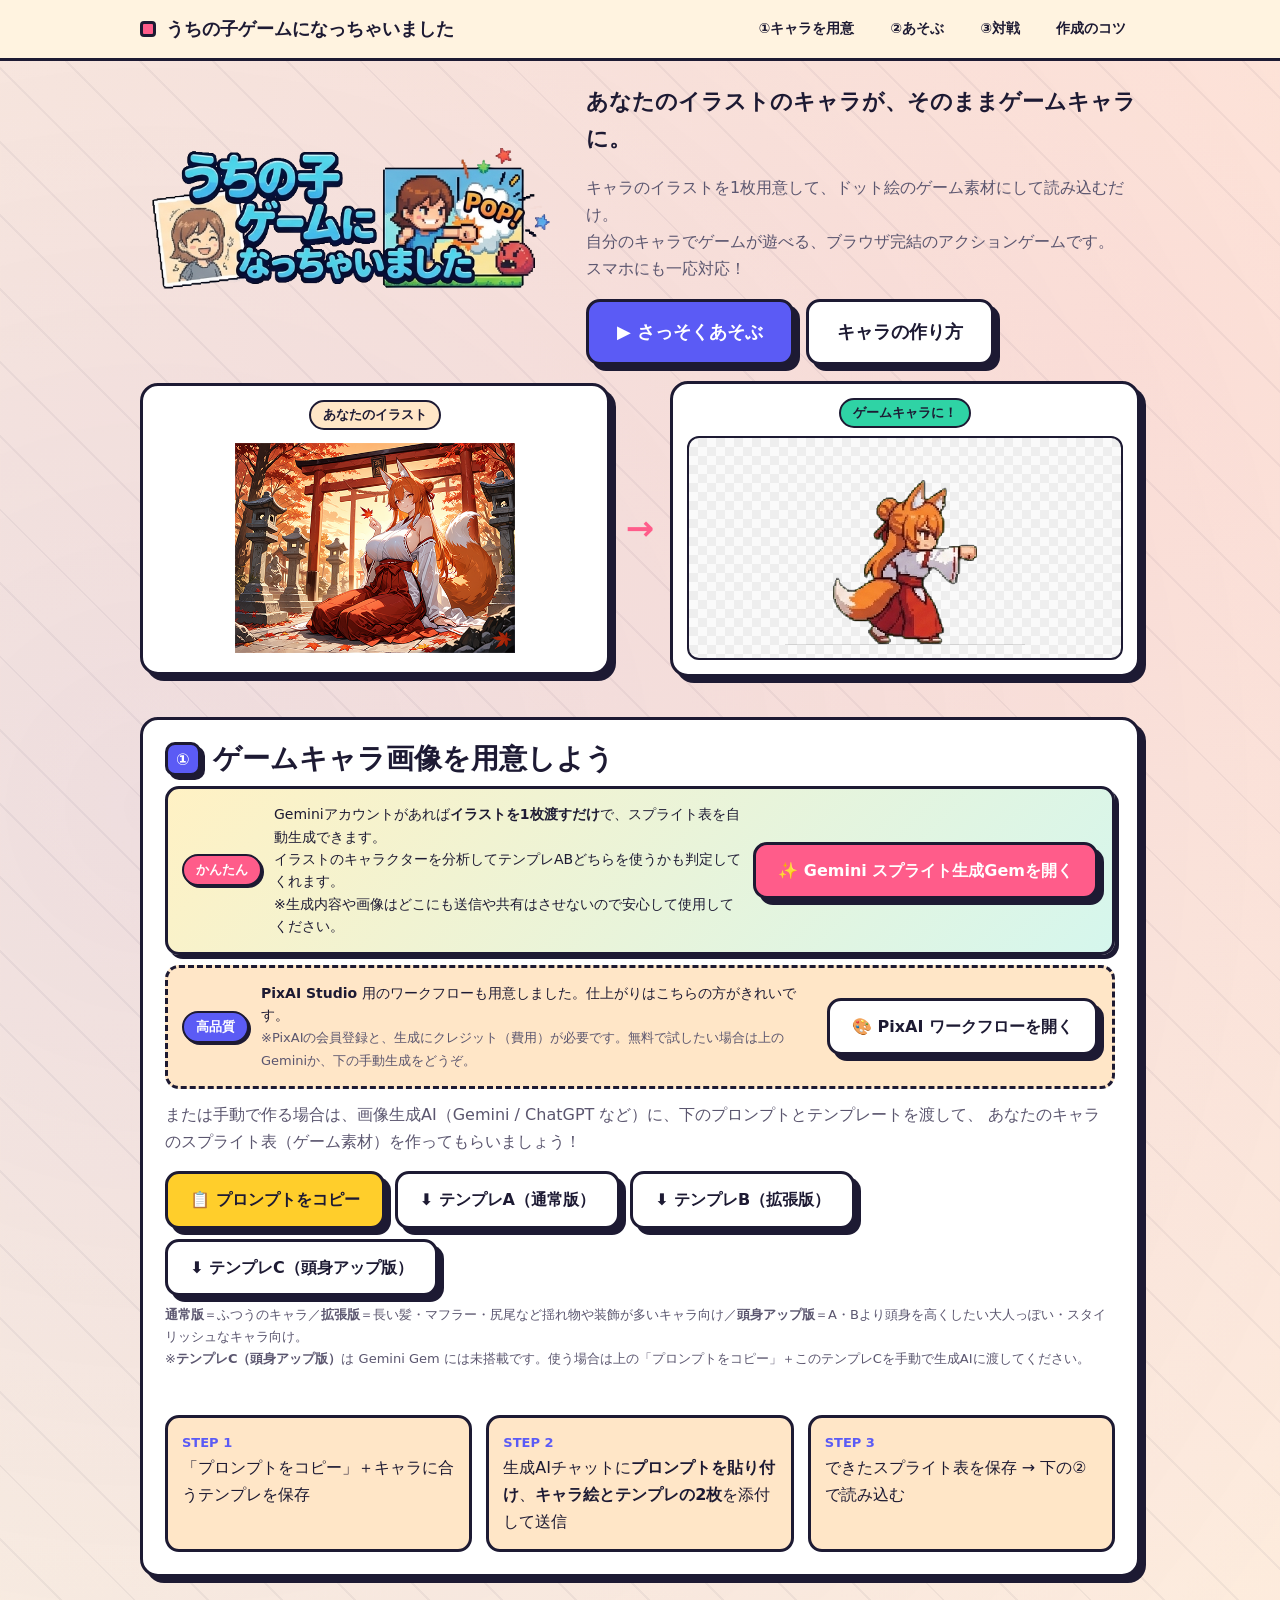
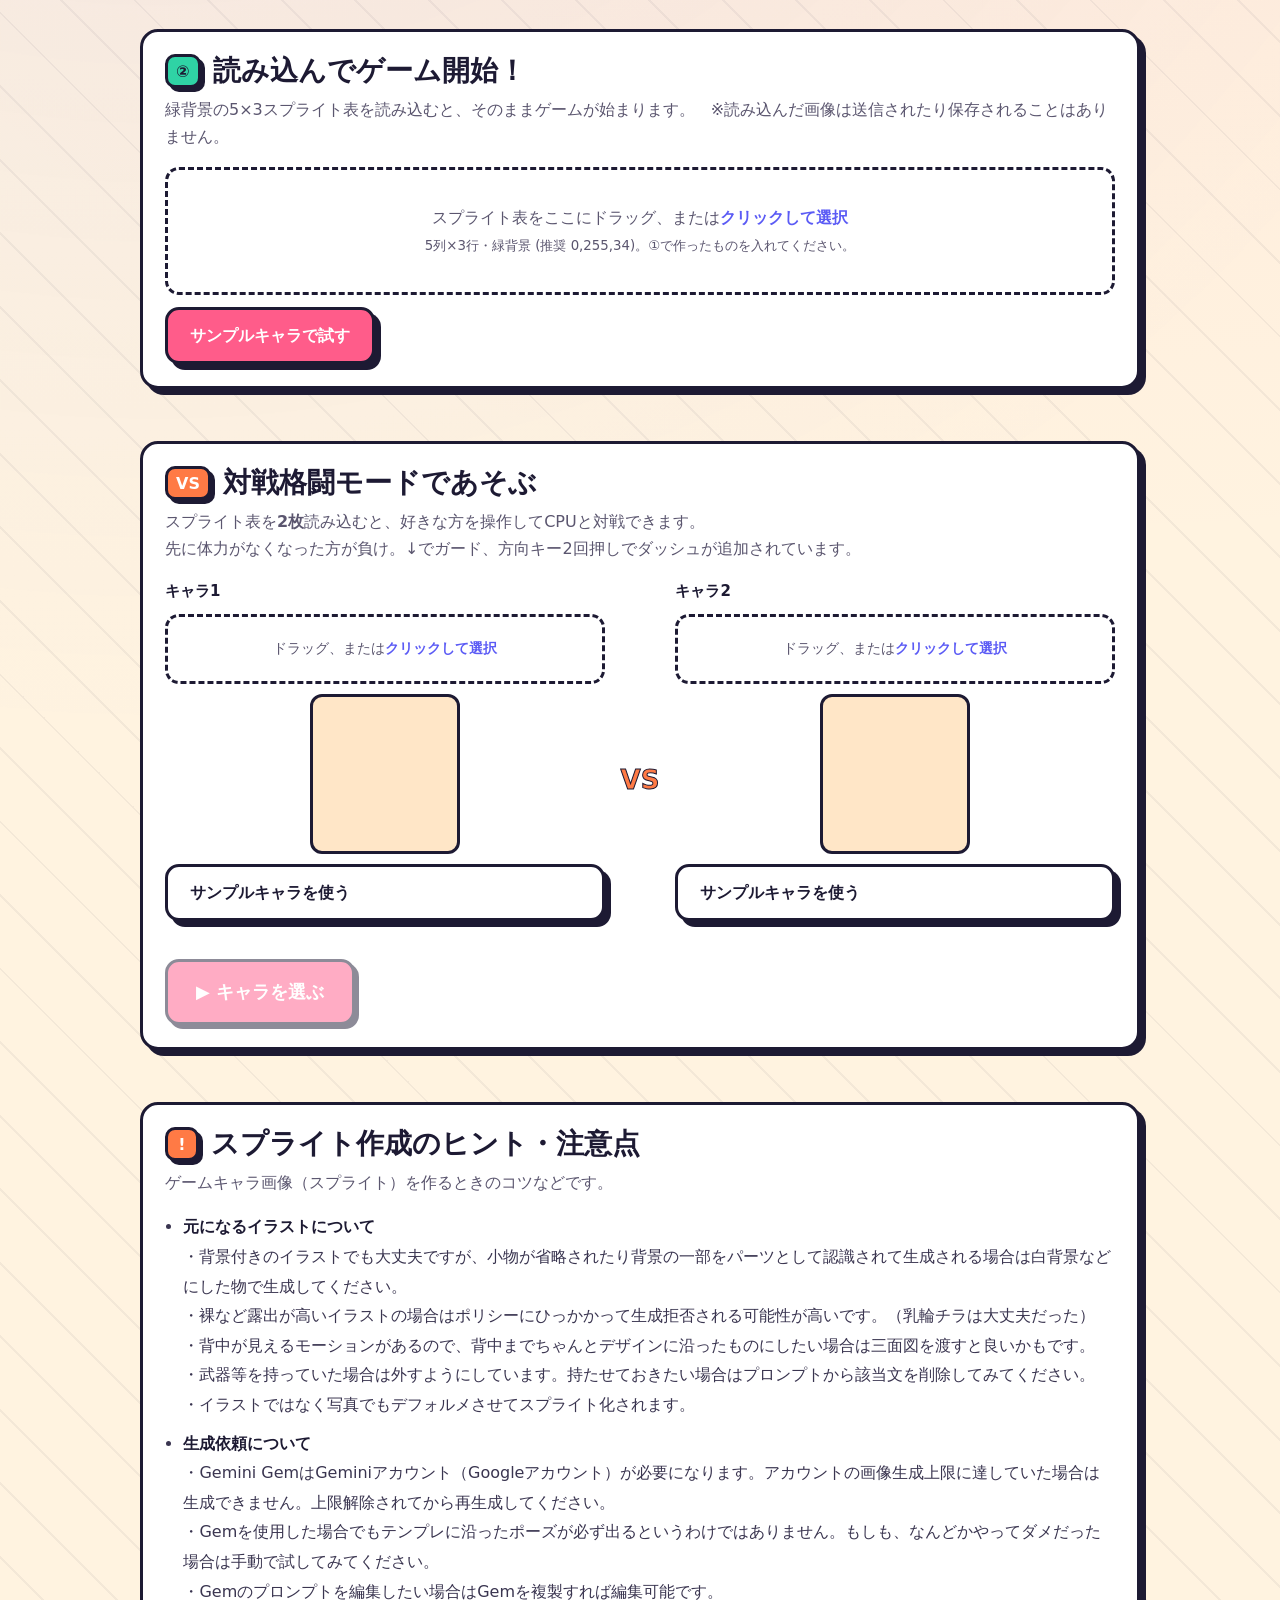
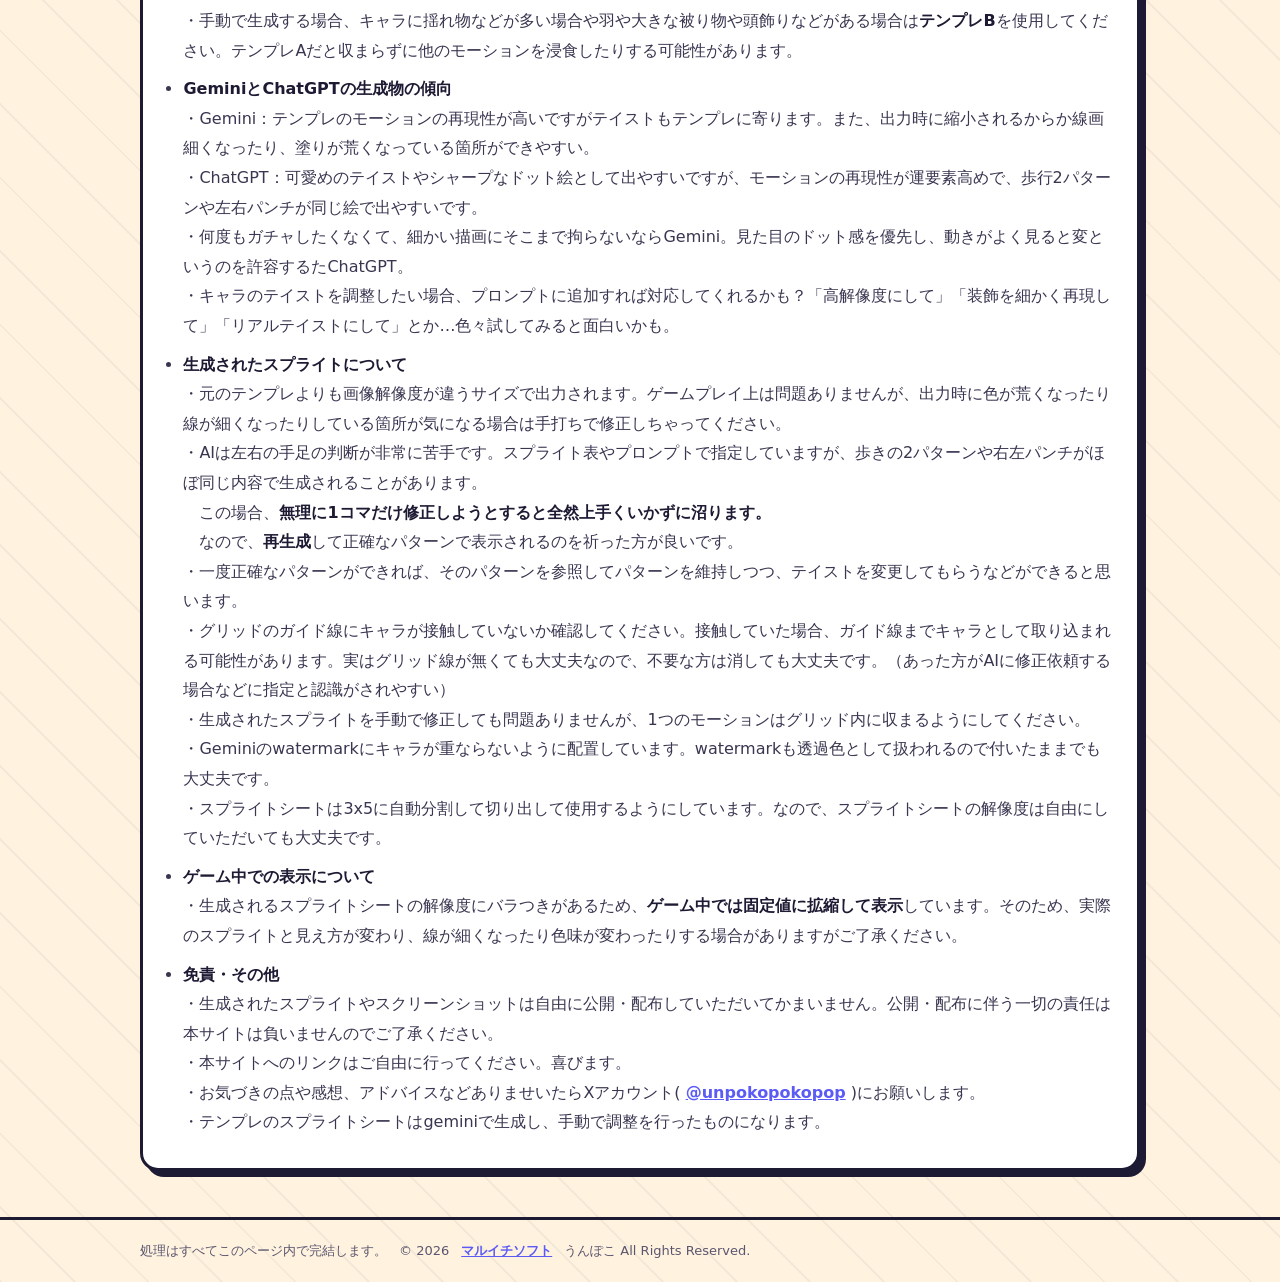
<file: index.html>
<!DOCTYPE html>
<html lang="ja">
<head>
<meta charset="UTF-8">
<meta name="viewport" content="width=device-width, initial-scale=1.0">
<!-- Google tag (gtag.js) -->
<script async src="https://www.googletagmanager.com/gtag/js?id=G-NGT91CXKBG"></script>
<script>
  window.dataLayer = window.dataLayer || [];
  function gtag(){dataLayer.push(arguments);}
  gtag('js', new Date());
  gtag('config', 'G-NGT91CXKBG');
</script>
<title>うちの子ゲームになっちゃいました</title>
<meta name="description" content="あなたのイラストのキャラが、そのままゲームキャラに。ブラウザだけで遊べる、うちの子アクションゲーム。">
<!-- OGP / Twitter Card (X などにURLを貼った時のプレビュー) -->
<meta property="og:type" content="website">
<meta property="og:site_name" content="うちの子ゲームになっちゃいました">
<meta property="og:title" content="うちの子ゲームになっちゃいました">
<meta property="og:description" content="あなたのイラストのキャラが、そのままゲームキャラに。ブラウザだけで遊べるアクションゲーム。">
<meta property="og:url" content="https://ichinoji-maruichi.github.io/uchinoko_act/">
<meta property="og:image" content="https://ichinoji-maruichi.github.io/uchinoko_act/assets/ogp.jpg">
<meta property="og:image:width" content="1200">
<meta property="og:image:height" content="630">
<meta name="twitter:card" content="summary_large_image">
<meta name="twitter:site" content="@unpokopokopop">
<meta name="twitter:title" content="うちの子ゲームになっちゃいました">
<meta name="twitter:description" content="あなたのイラストのキャラが、そのままゲームキャラに。ブラウザだけで遊べるアクションゲーム。">
<meta name="twitter:image" content="https://ichinoji-maruichi.github.io/uchinoko_act/assets/ogp.jpg">
<link rel="stylesheet" href="theme.css">
</head>
<body>

<!-- ===== ヘッダ ===== -->
<header class="topbar" id="siteHeader">
  <div class="wrap">
    <div class="brand"><span class="dot"></span>うちの子ゲームになっちゃいました</div>
    <nav class="nav">
      <a href="#prepare">①キャラを用意</a>
      <a href="#play">②あそぶ</a>
      <a href="#versus">③対戦</a>
      <a href="#help">作成のコツ</a>
    </nav>
  </div>
</header>

<!-- ===== ランディング（読み込み前） ===== -->
<main id="landing">
  <!-- ヒーロー -->
  <section class="hero"><div class="wrap">
    <div class="hero-top">
      <div id="heroLogo">
        <div class="hero-logo-fallback"><span class="a">うちの子</span><span class="b">ゲームになっちゃいました</span></div>
      </div>
      <div class="hero-copy">
        <div class="tag">あなたのイラストのキャラが、そのままゲームキャラに。</div>
        <p class="muted">
          キャラのイラストを1枚用意して、ドット絵のゲーム素材にして読み込むだけ。<br>
          自分のキャラでゲームが遊べる、ブラウザ完結のアクションゲームです。<br>
          スマホにも一応対応！
        </p>
        <div class="hero-cta">
          <a href="#play" class="btn blue lg">▶ さっそくあそぶ</a>
          <a href="#prepare" class="btn ghost lg">キャラの作り方</a>
        </div>
      </div>
    </div>

    <div class="ba">
      <div class="ba-card"><span class="label">あなたのイラスト</span>
        <div id="heroIllust" class="ba-illust">（見本イラスト）</div>
      </div>
      <div class="ba-arrow">→</div>
      <div class="ba-card after"><span class="label">ゲームキャラに！</span>
        <div class="ba-stage"><canvas id="heroSprite" width="240" height="220"></canvas></div>
      </div>
    </div>
  </div></section>

  <!-- ① キャラ画像を用意しよう -->
  <section id="prepare"><div class="wrap">
    <div class="card">
      <div class="sec-head"><span class="badge">①</span><h2>ゲームキャラ画像を用意しよう</h2></div>

      <!-- いちばん簡単: イラストを渡すだけでスプライト表を作る Gemini Gem -->
      <div class="gem-cta">
        <span class="gem-badge">かんたん</span>
        <div class="gem-cta-main">
          Geminiアカウントがあれば<b>イラストを1枚渡すだけ</b>で、スプライト表を自動生成できます。<br>
          イラストのキャラクターを分析してテンプレABどちらを使うかも判定してくれます。<br>
          ※生成内容や画像はどこにも送信や共有はさせないので安心して使用してください。
        </div>
        <a class="btn pink" href="https://gemini.google.com/gem/559983c90400?usp=sharing"
           target="_blank" rel="noopener noreferrer">✨ Gemini スプライト生成Gemを開く</a>
      </div>

      <!-- もう一つの自動生成: PixAI Studio のワークフロー(有料なので控えめに置く) -->
      <div class="gem-cta alt">
        <span class="gem-badge alt">高品質</span>
        <div class="gem-cta-main">
          <b>PixAI Studio</b> 用のワークフローも用意しました。仕上がりはこちらの方がきれいです。<br>
          <span class="muted">※PixAIの会員登録と、生成にクレジット（費用）が必要です。無料で試したい場合は上のGeminiか、下の手動生成をどうぞ。</span>
        </div>
        <a class="btn ghost" href="https://studio.pixai.art/showcase/019fba56-52d5-7d00-9044-6f5643ca3522"
           target="_blank" rel="noopener noreferrer">🎨 PixAI ワークフローを開く</a>
      </div>

      <p class="muted" style="margin-top:12px">
        または手動で作る場合は、画像生成AI（Gemini / ChatGPT など）に、下のプロンプトとテンプレートを渡して、
        あなたのキャラのスプライト表（ゲーム素材）を作ってもらいましょう！
      </p>
      <div class="btnrow">
        <button id="copyPromptLand" class="btn">📋 プロンプトをコピー</button>
        <button id="dlTplA" class="btn ghost">⬇ テンプレA（通常版）</button>
        <button id="dlTplB" class="btn ghost">⬇ テンプレB（拡張版）</button>
        <button id="dlTplC" class="btn ghost">⬇ テンプレC（頭身アップ版）</button>
      </div>
      <p class="muted" style="font-size:13px;margin-top:8px">
        <b>通常版</b>＝ふつうのキャラ／<b>拡張版</b>＝長い髪・マフラー・尻尾など揺れ物や装飾が多いキャラ向け／<b>頭身アップ版</b>＝A・Bより頭身を高くしたい大人っぽい・スタイリッシュなキャラ向け。<br>
        ※<b>テンプレC（頭身アップ版）</b>は Gemini Gem には未搭載です。使う場合は上の「プロンプトをコピー」＋このテンプレCを手動で生成AIに渡してください。</p>
      <div id="landStatus" class="status"></div>



      <div class="steps">
        <div class="step"><div class="n">STEP 1</div>「プロンプトをコピー」＋キャラに合うテンプレを保存</div>
        <div class="step"><div class="n">STEP 2</div>生成AIチャットに<b>プロンプトを貼り付け</b>、<b>キャラ絵とテンプレの2枚</b>を添付して送信</div>
        <div class="step"><div class="n">STEP 3</div>できたスプライト表を保存 → 下の②で読み込む</div>
      </div>
    </div>
  </div></section>

  <!-- ② 読み込んでゲーム開始 -->
  <section id="play"><div class="wrap">
    <div class="card">
      <div class="sec-head"><span class="badge" style="background:var(--mint);color:var(--ink)">②</span><h2>読み込んでゲーム開始！</h2></div>
      <p class="muted" style="margin-top:4px">緑背景の5×3スプライト表を読み込むと、そのままゲームが始まります。　※読み込んだ画像は送信されたり保存されることはありません。</p>
      <div id="drop" class="drop" style="margin-top:12px">
        スプライト表をここにドラッグ、または<b>クリックして選択</b><br>
        <small>5列×3行・緑背景 (推奨 0,255,34)。①で作ったものを入れてください。</small>
      </div>
      <input type="file" id="file" accept="image/*">
      <div style="margin-top:12px"><button id="useDefault" class="btn pink">サンプルキャラで試す</button></div>
    </div>
  </div></section>

  <!-- ③ 対戦格闘モード -->
  <section id="versus"><div class="wrap">
    <div class="card">
      <div class="sec-head"><span class="badge" style="background:var(--coral)">VS</span><h2>対戦格闘モードであそぶ</h2></div>
      <p class="muted" style="margin-top:4px">
        スプライト表を<b>2枚</b>読み込むと、好きな方を操作してCPUと対戦できます。<br>
        先に体力がなくなった方が負け。↓でガード、方向キー2回押しでダッシュが追加されています。
      </p>
      <div class="vs-slots">
        <div class="vs-slot">
          <div class="vs-slot-title">キャラ1</div>
          <div id="dropVs1" class="drop vs-drop">ドラッグ、または<b>クリックして選択</b></div>
          <input type="file" id="fileVs1" accept="image/*">
          <canvas id="prevVs1" class="vs-prev" width="150" height="160"></canvas>
          <button id="sampleVs1" class="btn ghost">サンプルキャラを使う</button>
        </div>
        <div class="vs-slot-vs">VS</div>
        <div class="vs-slot">
          <div class="vs-slot-title">キャラ2</div>
          <div id="dropVs2" class="drop vs-drop">ドラッグ、または<b>クリックして選択</b></div>
          <input type="file" id="fileVs2" accept="image/*">
          <canvas id="prevVs2" class="vs-prev" width="150" height="160"></canvas>
          <button id="sampleVs2" class="btn ghost">サンプルキャラを使う</button>
        </div>
      </div>
      <div id="vsStatus" class="status"></div>
      <div style="margin-top:12px"><button id="vsGo" class="btn pink lg" disabled>▶ キャラを選ぶ</button></div>
    </div>
  </div></section>

  <!-- スプライト作成のヒント -->
  <section id="help"><div class="wrap">
    <div class="card">
      <div class="sec-head"><span class="badge" style="background:var(--coral)">!</span><h2>スプライト作成のヒント・注意点</h2></div>
      <p class="muted" style="margin-top:2px">ゲームキャラ画像（スプライト）を作るときのコツなどです。</p>
      <ul class="tips">
        <li><b>元になるイラストについて</b><br>
        ・背景付きのイラストでも大丈夫ですが、小物が省略されたり背景の一部をパーツとして認識されて生成される場合は白背景などにした物で生成してください。<br>
        ・裸など露出が高いイラストの場合はポリシーにひっかかって生成拒否される可能性が高いです。（乳輪チラは大丈夫だった）<br>
        ・背中が見えるモーションがあるので、背中までちゃんとデザインに沿ったものにしたい場合は三面図を渡すと良いかもです。<br>
        ・武器等を持っていた場合は外すようにしています。持たせておきたい場合はプロンプトから該当文を削除してみてください。<br>
        ・イラストではなく写真でもデフォルメさせてスプライト化されます。</li>
        <li><b>生成依頼について</b><br>
        ・Gemini GemはGeminiアカウント（Googleアカウント）が必要になります。アカウントの画像生成上限に達していた場合は生成できません。上限解除されてから再生成してください。<br>
        ・Gemを使用した場合でもテンプレに沿ったポーズが必ず出るというわけではありません。もしも、なんどかやってダメだった場合は手動で試してみてください。<br>
        ・Gemのプロンプトを編集したい場合はGemを複製すれば編集可能です。<br>
        ・手動で生成する場合、キャラに揺れ物などが多い場合や羽や大きな被り物や頭飾りなどがある場合は<b>テンプレB</b>を使用してください。テンプレAだと収まらずに他のモーションを浸食したりする可能性があります。<br>
        <li><b>GeminiとChatGPTの生成物の傾向</b><br>
        ・Gemini：テンプレのモーションの再現性が高いですがテイストもテンプレに寄ります。また、出力時に縮小されるからか線画細くなったり、塗りが荒くなっている箇所ができやすい。<br>
        ・ChatGPT：可愛めのテイストやシャープなドット絵として出やすいですが、モーションの再現性が運要素高めで、歩行2パターンや左右パンチが同じ絵で出やすいです。<br>
        ・何度もガチャしたくなくて、細かい描画にそこまで拘らないならGemini。見た目のドット感を優先し、動きがよく見ると変というのを許容するたChatGPT。<br>
        ・キャラのテイストを調整したい場合、プロンプトに追加すれば対応してくれるかも？「高解像度にして」「装飾を細かく再現して」「リアルテイストにして」とか…色々試してみると面白いかも。</li>
        <li><b>生成されたスプライトについて</b><br>
        ・元のテンプレよりも画像解像度が違うサイズで出力されます。ゲームプレイ上は問題ありませんが、出力時に色が荒くなったり線が細くなったりしている箇所が気になる場合は手打ちで修正しちゃってください。<br>
        ・AIは左右の手足の判断が非常に苦手です。スプライト表やプロンプトで指定していますが、歩きの2パターンや右左パンチがほぼ同じ内容で生成されることがあります。<br>
        　この場合、<b>無理に1コマだけ修正しようとすると全然上手くいかずに沼ります。</b><br>
        　なので、<b>再生成</b>して正確なパターンで表示されるのを祈った方が良いです。<br>
        ・一度正確なパターンができれば、そのパターンを参照してパターンを維持しつつ、テイストを変更してもらうなどができると思います。<br>
        ・グリッドのガイド線にキャラが接触していないか確認してください。接触していた場合、ガイド線までキャラとして取り込まれる可能性があります。実はグリッド線が無くても大丈夫なので、不要な方は消しても大丈夫です。（あった方がAIに修正依頼する場合などに指定と認識がされやすい）<br>
        ・生成されたスプライトを手動で修正しても問題ありませんが、1つのモーションはグリッド内に収まるようにしてください。<br>
        ・Geminiのwatermarkにキャラが重ならないように配置しています。watermarkも透過色として扱われるので付いたままでも大丈夫です。<br>
        ・スプライトシートは3x5に自動分割して切り出して使用するようにしています。なので、スプライトシートの解像度は自由にしていただいても大丈夫です。</li>
        <li><b>ゲーム中での表示について</b><br>
        ・生成されるスプライトシートの解像度にバラつきがあるため、<b>ゲーム中では固定値に拡縮して表示</b>しています。そのため、実際のスプライトと見え方が変わり、線が細くなったり色味が変わったりする場合がありますがご了承ください。</li>
        <li><b>免責・その他</b><br>
        ・生成されたスプライトやスクリーンショットは自由に公開・配布していただいてかまいません。公開・配布に伴う一切の責任は本サイトは負いませんのでご了承ください。<br>
        ・本サイトへのリンクはご自由に行ってください。喜びます。<br>
        ・お気づきの点や感想、アドバイスなどありませいたらXアカウント( <a href="https://x.com/unpokopokopop/">@unpokopokopop</a> )にお願いします。<br>
        ・テンプレのスプライトシートはgeminiで生成し、手動で調整を行ったものになります。</li>
      </ul>
    </div>
  </div></section>
</main>

<!-- ===== 対戦: キャラ選択画面（2枚読み込み後に表示） ===== -->
<div id="vsSelect"><div class="wrap">
  <div class="card">
    <div class="sec-head"><span class="badge" style="background:var(--coral)">VS</span><h2>操作するキャラを選ぶ</h2></div>
    <p class="muted" style="margin-top:2px">選ばなかった方が、CPUの対戦相手になります。</p>
    <div class="vs-sel-grid">
      <div id="selCard1" class="vs-sel-card">
        <button id="selVs1" class="vs-sel-main" type="button">
          <canvas id="selPrev1" width="180" height="200"></canvas>
          <span id="selName1" class="vs-sel-name">キャラ1</span>
          <span class="vs-sel-pick">このキャラであそぶ</span>
        </button>
        <button id="selSwap1" class="vs-sel-swap" type="button">画像を変更</button>
        <input type="file" id="selFile1" accept="image/*">
      </div>
      <div class="vs-sel-mid">VS</div>
      <div id="selCard2" class="vs-sel-card">
        <button id="selVs2" class="vs-sel-main" type="button">
          <canvas id="selPrev2" width="180" height="200"></canvas>
          <span id="selName2" class="vs-sel-name">キャラ2</span>
          <span class="vs-sel-pick">このキャラであそぶ</span>
        </button>
        <button id="selSwap2" class="vs-sel-swap" type="button">画像を変更</button>
        <input type="file" id="selFile2" accept="image/*">
      </div>
    </div>
    <div id="vsSelStatus" class="status"></div>
    <div class="vs-diff">
      <span class="vs-diff-label">CPUの強さ</span>
      <label><input type="radio" name="cpuLevel" value="easy">よわい</label>
      <label><input type="radio" name="cpuLevel" value="normal" checked>ふつう</label>
      <label><input type="radio" name="cpuLevel" value="hard">つよい</label>
    </div>
    <div style="margin-top:16px"><button id="vsBack" class="btn ghost">← 読み込み画面に戻る</button></div>
  </div>
</div></div>

<!-- ===== ゲーム画面（読み込み後に表示） ===== -->
<div id="stageWrap"><div class="wrap">
  <canvas id="stage" width="800" height="450"></canvas>
  <div class="game-hint">
    <button id="hintHelp"  class="hint-btn" type="button">操作方法</button>
    <button id="hintPrac"  class="hint-btn" type="button">練習</button>
    <button id="hintMute"  class="hint-btn" type="button">ミュート</button>
    <button id="hintMenu"  class="hint-btn" type="button">メニュー</button>
  </div>
</div></div>

<footer class="foot" id="siteFooter"><div class="wrap">
  <span>処理はすべてこのページ内で完結します。</span>
  © 2026 <a href="https://ichinoji-maruichi.github.io/">マルイチソフト</a>うんぽこ All Rights Reserved.
</div></footer>

<!-- 操作方法パネル（ゲーム画面の「操作方法」ボタンから開く） -->
<div id="helpModal" aria-hidden="true">
  <div class="help-box">
    <h3 id="helpTitle">操作方法</h3>
    <div id="helpBody"></div>
    <button id="helpClose" class="btn pink" type="button">閉じる</button>
  </div>
</div>

<!-- 処理中オーバーレイ(読み込み・スプライト抽出中に表示) -->
<div id="loading" aria-hidden="true">
  <div class="loading-box">
    <div class="spinner" aria-hidden="true"></div>
    <div id="loadingText">処理中…</div>
  </div>
</div>

<script type="module" src="src/main.js"></script>
<script type="module" src="src/landing.js"></script>
</body>
</html>
</file>
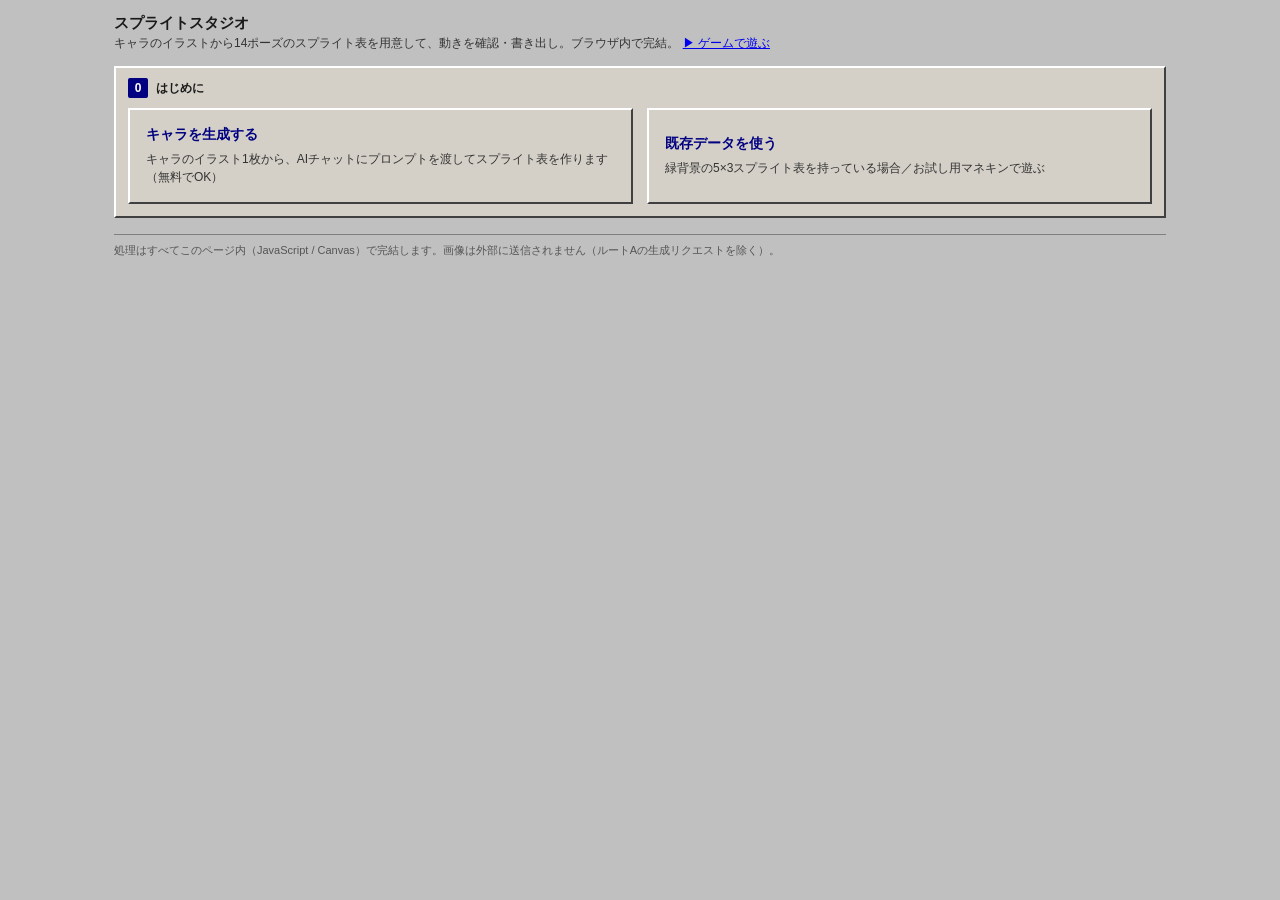
<file: studio.html>
<!DOCTYPE html>
<html lang="ja">
<head>
<meta charset="UTF-8">
<meta name="viewport" content="width=device-width, initial-scale=1.0">
<!-- Google tag (gtag.js) -->
<script async src="https://www.googletagmanager.com/gtag/js?id=G-NGT91CXKBG"></script>
<script>
  window.dataLayer = window.dataLayer || [];
  function gtag(){dataLayer.push(arguments);}
  gtag('js', new Date());
  gtag('config', 'G-NGT91CXKBG');
</script>
<title>スプライトスタジオ</title>
<link rel="stylesheet" href="styles.css">
<link rel="stylesheet" href="studio.css">
</head>
<body>
<div class="app">
  <h1>スプライトスタジオ</h1>
  <p class="sub">キャラのイラストから14ポーズのスプライト表を用意して、動きを確認・書き出し。ブラウザ内で完結。
    <a href="index.html">▶ ゲームで遊ぶ</a></p>

  <!-- STEP 0: モード選択 -->
  <div class="group bevel-out" id="modeGroup">
    <div class="legend"><span class="step">0</span>はじめに</div>
    <div class="modecards">
      <button class="modecard" id="modeGen">
        <div class="mc-title">キャラを生成する</div>
        <div class="mc-sub">キャラのイラスト1枚から、AIチャットにプロンプトを渡してスプライト表を作ります（無料でOK）</div>
      </button>
      <button class="modecard" id="modeExisting">
        <div class="mc-title">既存データを使う</div>
        <div class="mc-sub">緑背景の5×3スプライト表を持っている場合／お試し用マネキンで遊ぶ</div>
      </button>
    </div>
  </div>

  <!-- STEP G: スプライト表を作る（外部チャットで無料生成） -->
  <div class="group bevel-out" id="charGroup" style="display:none">
    <div class="legend"><span class="step">G</span>キャラのスプライト表を作る</div>
    <div class="hint" style="margin-top:0">
      「プロンプトをコピー」と、キャラに合うテンプレートを保存して、画像生成できるチャット（Gemini / ChatGPT など）を開き、
      <b>プロンプトを貼り付け → 自分のキャラ絵とテンプレート画像の2枚を添付 → 送信</b>。
      できたスプライト表を、下の STEP1 に読み込んでください。
    </div>
    <div style="margin-top:8px">
      <button id="copyPromptBtn" class="primary">プロンプトをコピー</button>
      <button id="dlTemplateA">テンプレA（通常版）</button>
      <button id="dlTemplateB">テンプレB（拡張版）</button>
      <button id="dlTemplateC">テンプレC（頭身アップ版）</button>
    </div>
    <div class="hint" style="margin-top:6px">
      <b>テンプレA（通常版）</b>：ふつうのキャラはこちら。<br>
      <b>テンプレB（拡張版）</b>：長い髪・マフラー・尻尾などの揺れ物や装飾が多いキャラ向け（コマ内の余白が広め）。<br>
      <b>テンプレC（頭身アップ版）</b>：A・Bより頭身を高くしたい大人っぽい・スタイリッシュなキャラ向け。<b>Gem には未搭載</b>なので、手動でプロンプト＋このテンプレを生成AIに渡してください。
    </div>
    <div id="webStatus" class="hint" style="margin-top:8px"></div>
  </div>

  <!-- STEP 1: 読み込み -->
  <div class="group bevel-out" id="loadGroup" style="display:none">
    <div class="legend"><span class="step">1</span>スプライト表を読み込む</div>
    <div id="drop" class="drop bevel-in">
      画像をここにドラッグ、または<b>クリックして選択</b><br>
      <small>5列×3行・緑背景 (推奨 0,255,34)。1コマに1体。空きコマ可。</small>
    </div>
    <input type="file" id="file" accept="image/*">
    <div style="margin-top:8px"><button id="useDefault">お試しマネキンを使う</button></div>
  </div>

  <!-- STEP 2: 抜き調整 -->
  <div class="group bevel-out" id="tuneGroup" style="display:none">
    <div class="legend"><span class="step">2</span>抜き具合を調整</div>
    <div class="row">
      <div class="col">
        <div class="hint" style="margin:0 0 8px">
          背景キー色: <span id="keySwatch" style="display:inline-block;width:12px;height:12px;vertical-align:-2px;border:1px solid #888"></span>
          <span id="keyVal">自動</span>（四隅から自動取得）
        </div>
        <label class="ctl">抜きの強さ
          <input type="range" id="tol" min="20" max="200" value="120"><span class="val" id="tolV">120</span>
        </label>
        <label class="ctl">最小サイズ
          <input type="range" id="minsz" min="50" max="800" value="200"><span class="val" id="minszV">200</span>
        </label>
        <label class="ctl">縁マージン
          <input type="range" id="inset" min="0" max="12" value="3"><span class="val" id="insetV">3</span>
        </label>
        <div class="hint">
          <b>抜きの強さ</b>：下げると背景を多く残し、上げるとキャラの縁まで削ります。
          縁に色がにじむ時は下げ、背景が残る時は上げる。<br>
          <b>最小サイズ</b>未満の塊はゴミとして無視。<br>
          <b>縁マージン</b>：セル境界の線が残る時に上げます。
        </div>
      </div>
      <div class="col">
        <div class="bevel-in" style="padding:6px;background:#2b2f3a">
          <canvas id="srcPrev" style="width:100%;display:block"></canvas>
        </div>
      </div>
    </div>
  </div>

  <!-- STEP 3: 抽出結果 -->
  <div class="group bevel-out" id="poseGroup" style="display:none">
    <div class="legend"><span class="step">3</span>抽出結果（14ポーズ）</div>
    <div id="grid"></div>
    <div class="hint" style="margin-top:10px">
      各コマ左上=ポーズ名、右下=アンカー種別（<span class="pill">足元</span>接地基準 /
      <span class="pill">重心</span>ジャンプ用）。取りこぼしがあれば STEP2 を調整。
    </div>
  </div>

  <!-- STEP 4: 動作プレビュー -->
  <div class="group bevel-out" id="animGroup" style="display:none">
    <div class="legend"><span class="step">4</span>動作プレビュー</div>
    <div class="stagewrap">
      <div class="bevel-in" style="padding:0">
        <canvas id="stage" width="320" height="320"></canvas>
      </div>
      <div>
        <div class="clips" id="clips"></div>
        <label class="ctl" style="margin-top:12px">速度
          <input type="range" id="fps" min="2" max="18" value="8"><span class="val" id="fpsV">8</span> fps
        </label>
        <label class="ctl">拡大
          <input type="range" id="zoom" min="1" max="4" value="2" step="1"><span class="val" id="zoomV">2×</span>
        </label>
        <label class="ctl">向き
          <select id="dir">
            <option value="1">右向き（元絵）</option>
            <option value="-1">左向き（反転）</option>
          </select>
        </label>
      </div>
    </div>
    <div style="margin-top:12px;display:flex;gap:10px;flex-wrap:wrap">
      <button id="dlZip" class="primary">14ポーズをPNGで書き出し</button>
      <button id="dlJson">アニメ定義(JSON)を書き出し</button>
    </div>
  </div>

  <div class="foot">処理はすべてこのページ内（JavaScript / Canvas）で完結します。画像は外部に送信されません（ルートAの生成リクエストを除く）。</div>
</div>

<script type="module" src="src/studio/main.js"></script>
</body>
</html>
</file>
<file: theme.css>
/* ===================== ネオレトロ・デザインシステム ===================== */
/* ポップ&カラフル + 太い輪郭 + ハードシャドウ（ネオブルータリズム寄り） */
:root{
  --bg:#fff3e0;            /* 温かいクリーム */
  --bg2:#ffe6c7;
  --ink:#1d1a33;           /* 近黒（輪郭・文字） */
  --card:#ffffff;
  --accent:#5b5bf5;        /* 青紫 */
  --accent2:#ff5c8a;       /* ピンク */
  --accent3:#ffce2b;       /* イエロー */
  --mint:#2fd3a5;          /* ミント */
  --coral:#ff7a45;         /* コーラル */
  --line:#1d1a33;
  --radius:18px;
  --shadow:6px 6px 0 var(--ink);
  --shadow-sm:4px 4px 0 var(--ink);
  --font:"Hiragino Kaku Gothic ProN","Yu Gothic UI",-apple-system,"Segoe UI",system-ui,sans-serif;
}
*{box-sizing:border-box}
html,body{margin:0}
/* ベース(クリーム＋斜めライン)は root(html) に敷く。
   body に置くと canvas へ伝播して body 末尾で継ぎ目が出るため。 */
html{
  background:
    repeating-linear-gradient(45deg, rgba(29,26,51,.05) 0 2px, transparent 2px 52px),
    var(--bg);
}
body{
  background:
    radial-gradient(circle at 12% 18%, rgba(91,91,245,.10), transparent 40%),
    radial-gradient(circle at 88% 8%, rgba(255,92,138,.12), transparent 42%);
  color:var(--ink); font-family:var(--font); font-size:16px; line-height:1.7;
  -webkit-font-smoothing:antialiased;
}
img{max-width:100%}
canvas{image-rendering:pixelated}
a{color:var(--accent);font-weight:700}

.wrap{max-width:1040px;margin:0 auto;padding:0 20px}

/* ゲーム中: 斜めライン・放射グラデを消して無地クリームに */
html.game-active{ background:var(--bg); }
body.game-active{ background:none; }

/* ---- ヘッダ ---- */
.topbar{position:sticky;top:0;z-index:20;background:var(--bg);
  border-bottom:3px solid var(--ink);}
.topbar .wrap{display:flex;align-items:center;gap:14px;height:58px}
.brand{display:flex;align-items:center;gap:10px;font-weight:900;font-size:18px}
.brand .dot{width:16px;height:16px;background:var(--accent2);border:3px solid var(--ink);border-radius:4px}
.nav{margin-left:auto;display:flex;gap:8px;flex-wrap:wrap}
.nav a{padding:6px 12px;border:2px solid transparent;border-radius:10px;text-decoration:none;color:var(--ink);font-weight:800;font-size:14px}
.nav a:hover{border-color:var(--ink);background:#fff}

/* ---- ボタン ---- */
.btn{display:inline-flex;align-items:center;gap:8px;font:inherit;font-weight:900;
  padding:12px 22px;cursor:pointer;color:var(--ink);background:var(--accent3);
  border:3px solid var(--ink);border-radius:14px;box-shadow:var(--shadow);
  transition:transform .05s, box-shadow .05s;text-decoration:none}
.btn:hover{transform:translate(-1px,-1px);box-shadow:8px 8px 0 var(--ink)}
.btn:active{transform:translate(4px,4px);box-shadow:2px 2px 0 var(--ink)}
.btn.blue{background:var(--accent);color:#fff}
.btn.pink{background:var(--accent2);color:#fff}
.btn.mint{background:var(--mint)}
.btn.ghost{background:#fff}
.btn.lg{padding:15px 28px;font-size:18px}
.btn:disabled{opacity:.5;cursor:default;box-shadow:var(--shadow-sm)}

/* ---- カード/セクション ---- */
.card{background:var(--card);border:3px solid var(--ink);border-radius:var(--radius);
  box-shadow:var(--shadow);padding:22px}
section{padding:26px 0}
.sec-head{display:flex;align-items:center;gap:12px;margin:0 0 8px}
.badge{display:inline-grid;place-items:center;min-width:34px;height:34px;padding:0 8px;
  font-weight:900;color:#fff;background:var(--accent);border:3px solid var(--ink);
  border-radius:10px;box-shadow:var(--shadow-sm)}
h1,h2,h3{line-height:1.2;margin:0}
h2{font-size:28px;font-weight:900}
h3{font-size:19px;font-weight:900}
.muted{color:#5b566f}
.pill{display:inline-block;background:var(--bg2);border:2px solid var(--ink);
  border-radius:999px;padding:2px 12px;font-size:13px;font-weight:800;margin:2px}

/* ---- ヒーロー ---- */
.hero{padding:22px 0 14px}
.hero-top{display:flex;align-items:center;gap:26px;flex-wrap:wrap}
/* 画面が狭い時はロゴを縮ませる。flex:0 0 auto のままだと 420px を保とうとして
   375px 幅の端末で横スクロールが出る。min-width:0 は、フレックス項目の既定
   (min-width:auto = 画像の実寸)が縮小を妨げるのを外すために必要。 */
.hero-top #heroLogo{flex:0 1 auto;min-width:0}
.hero-copy{flex:1 1 300px;min-width:280px}
.hero-logo{max-width:420px;width:100%}
.hero-logo-fallback{font-size:40px;font-weight:900;letter-spacing:.01em;line-height:1.05;
  display:inline-block;padding:8px 4px}
.hero-logo-fallback .a{color:var(--accent)} .hero-logo-fallback .b{color:var(--accent2)}
.tag{font-size:22px;font-weight:900;margin:0 0 6px}
.hero-cta{display:flex;gap:12px;flex-wrap:wrap;margin-top:16px}

/* before → after */
.ba{display:flex;align-items:center;gap:16px;flex-wrap:wrap;margin-top:16px}
.ba-card{flex:1;min-width:210px;background:var(--card);border:3px solid var(--ink);
  border-radius:var(--radius);box-shadow:var(--shadow);padding:14px;text-align:center}
.ba-card .label{display:inline-block;font-weight:900;font-size:13px;margin-bottom:8px;
  padding:2px 12px;border:2px solid var(--ink);border-radius:999px;background:var(--bg2)}
.ba-card.after .label{background:var(--mint)}
.ba-stage{background:
    linear-gradient(45deg,#eee 25%,transparent 25%,transparent 75%,#eee 75%) 0 0/18px 18px,
    linear-gradient(45deg,#eee 25%,#fafafa 25%,#fafafa 75%,#eee 75%) 9px 9px/18px 18px;
  background-color:#fafafa;border:2px solid var(--ink);border-radius:12px;
  display:grid;place-items:center;min-height:220px;overflow:hidden}
.ba-illust{min-height:220px;display:grid;place-items:center;color:#8a85a0;font-weight:800}
.ba-arrow{font-size:34px;font-weight:900;color:var(--accent2);transform:rotate(0deg)}
@media(max-width:560px){ .ba-arrow{transform:rotate(90deg)} }

/* ---- ステップ（作り方） ---- */
.steps{display:grid;grid-template-columns:repeat(3,1fr);gap:14px;margin-top:16px}
.step{background:var(--bg2);border:3px solid var(--ink);border-radius:14px;padding:14px}
.step .n{font-weight:900;color:var(--accent);font-size:13px}
@media(max-width:720px){ .steps{grid-template-columns:1fr} }

.btnrow{display:flex;gap:10px;flex-wrap:wrap;margin-top:6px}
.status{font-size:13px;color:#5b566f;margin-top:10px;min-height:1.2em}

/* ---- ローダー（②） ---- */
.drop{padding:34px 18px;text-align:center;color:#5b566f;cursor:pointer;
  background:#fff;border:3px dashed var(--ink);border-radius:14px;transition:background .1s}
.drop.hot{background:var(--bg2)}
.drop b{color:var(--accent)}
input[type=file]{display:none}

/* ---- 対戦格闘モード（③ 2枚投入） ---- */
.vs-slots{display:grid;grid-template-columns:1fr auto 1fr;gap:16px;align-items:start;margin-top:14px}
.vs-slot{display:flex;flex-direction:column;gap:10px;align-items:stretch}
.vs-slot-title{font-weight:900;font-size:15px}
.vs-slot .vs-drop{padding:20px 14px;font-size:14px}
/* 読み込み済みのスロットはミント地にして一目で分かるように */
.vs-drop.filled{background:var(--mint);border-style:solid}
.vs-prev{display:block;width:100%;max-width:150px;height:160px;margin:0 auto;
  background:var(--bg2);border:3px solid var(--ink);border-radius:12px}
.vs-slot-vs{align-self:center;font-weight:900;font-size:26px;color:var(--coral);
  -webkit-text-stroke:1px var(--ink);padding-top:60px}

/* ---- 対戦: キャラ選択画面 ---- */
#vsSelect{display:none;padding:26px 0}
.vs-sel-grid{display:grid;grid-template-columns:1fr auto 1fr;gap:18px;align-items:center;margin-top:14px}
.vs-sel-mid{font-weight:900;font-size:34px;color:var(--coral);-webkit-text-stroke:1.5px var(--ink);text-align:center}
.vs-sel-card{display:flex;flex-direction:column;align-items:center;gap:10px;
  color:var(--ink);background:#fff;padding:16px 14px;
  border:3px solid var(--ink);border-radius:var(--radius);box-shadow:var(--shadow)}
/* ドラッグ中のカード(画像を差し替えられることを示す) */
.vs-sel-card.hot{background:var(--bg2);border-style:dashed}
.vs-sel-main{display:flex;flex-direction:column;align-items:center;gap:8px;width:100%;
  font:inherit;cursor:pointer;color:inherit;background:none;border:0;padding:0;
  transition:transform .05s}
.vs-sel-main:hover{transform:translateY(-2px)}
.vs-sel-main:active{transform:translateY(2px)}
.vs-sel-card canvas{width:100%;max-width:180px;height:200px;background:var(--bg2);
  border:3px solid var(--ink);border-radius:12px}
/* 画像差し替えボタン(主役ではないので控えめに) */
.vs-sel-swap{font:inherit;font-weight:900;font-size:13px;color:var(--ink);cursor:pointer;
  padding:7px 14px;background:#fff;border:3px solid var(--ink);border-radius:10px;
  box-shadow:var(--shadow-sm);transition:transform .05s, box-shadow .05s}
.vs-sel-swap:hover{transform:translate(-1px,-1px);box-shadow:6px 6px 0 var(--ink);background:var(--bg2)}
.vs-sel-swap:active{transform:translate(2px,2px);box-shadow:1px 1px 0 var(--ink)}
.vs-sel-name{font-weight:900;font-size:16px;word-break:break-all}
.vs-sel-pick{font-size:13px;font-weight:900;color:#fff;background:var(--accent2);
  padding:6px 14px;border:3px solid var(--ink);border-radius:10px;box-shadow:var(--shadow-sm)}
.vs-diff{display:flex;flex-wrap:wrap;align-items:center;gap:14px;margin-top:18px;
  padding:12px 16px;background:var(--bg2);border:3px solid var(--ink);border-radius:14px}
.vs-diff-label{font-weight:900}
.vs-diff label{display:inline-flex;align-items:center;gap:6px;font-weight:700;cursor:pointer}

/* 狭い画面では縦積み（VSの区切りは横線代わりに中央寄せ） */
@media (max-width:720px){
  .vs-slots,.vs-sel-grid{grid-template-columns:1fr}
  .vs-slot-vs{padding-top:0;text-align:center}
}

/* ---- スプライト作成のヒント ---- */
.tips{margin:12px 0 0;padding-left:1.15em;line-height:1.85}
.tips li{margin-bottom:9px;color:#3a3550}
.tips b{color:var(--ink)}

/* ---- ヘルプ（操作） ---- */
.keys-grid{display:grid;grid-template-columns:auto 1fr;gap:8px 16px;align-items:center;margin-top:8px}
.key{display:inline-block;background:#fff;border:2px solid var(--ink);border-radius:8px;
  padding:2px 10px;font-weight:900;font-family:ui-monospace,monospace;box-shadow:2px 2px 0 var(--ink)}

/* ---- ゲーム画面（読み込み後） ---- */
#stageWrap{display:none;padding:26px 0}
#stage{width:100%;max-width:900px;display:block;margin:0 auto;background:#0f1420;
  border:4px solid var(--ink);border-radius:14px;box-shadow:var(--shadow)}
/* ゲーム画面下のボタン列（操作方法／練習／ミュート／メニュー） */
.game-hint{max-width:900px;margin:12px auto 0;display:flex;gap:10px;justify-content:center;flex-wrap:wrap}
.hint-btn{font:inherit;font-weight:900;font-size:14px;color:var(--ink);cursor:pointer;
  padding:9px 18px;background:#fff;border:3px solid var(--ink);border-radius:12px;
  box-shadow:var(--shadow-sm);transition:transform .05s, box-shadow .05s}
.hint-btn:hover{transform:translate(-1px,-1px);box-shadow:6px 6px 0 var(--ink)}
.hint-btn:active{transform:translate(2px,2px);box-shadow:1px 1px 0 var(--ink)}
.hint-btn.is-on{background:var(--mint)}
.hint-btn.is-off{background:#d8d4e4;color:#6c6784}

/* 操作方法パネル */
#helpModal{position:fixed;inset:0;z-index:60;display:none;place-items:center;
  padding:20px;background:rgba(29,26,51,.55)}
#helpModal.show{display:grid}
.help-box{width:min(560px,100%);max-height:86vh;overflow:auto;background:var(--card);
  border:3px solid var(--ink);border-radius:var(--radius);box-shadow:var(--shadow);padding:22px}
.help-box h3{margin:0 0 14px;font-size:20px}
.help-row{display:grid;grid-template-columns:150px 1fr;gap:12px;align-items:start;
  padding:8px 0;border-top:2px dashed rgba(29,26,51,.15);font-size:14px}
.help-row:first-of-type{border-top:0}
.help-key{font-weight:900;background:var(--bg2);border:2px solid var(--ink);border-radius:8px;
  padding:3px 8px;text-align:center;white-space:nowrap}
.help-box .btn{margin-top:16px;width:100%;justify-content:center}
@media (max-width:520px){ .help-row{grid-template-columns:1fr;gap:4px} }

/* ---- タッチ操作パッド(スマホのみ) ---- */
/* 既定は非表示。タッチ端末(has-touch)でゲーム中(game-active)のときだけ出す。 */
#touchpad{display:none}
body.has-touch .game-hint{display:none}          /* キーボードのヒントはスマホでは邪魔 */
body.has-touch.game-active #touchpad{
  display:flex;justify-content:space-between;align-items:flex-end;
  position:fixed;left:0;right:0;bottom:0;z-index:50;
  padding:14px 18px calc(14px + env(safe-area-inset-bottom));
  pointer-events:none;               /* 隙間はタップを canvas(=開始)に通す */
}
#touchpad .tp-stick,#touchpad .tp-actions{pointer-events:auto}
/* 仮想スティック: 左側の広い領域。触れた点に base が出て knob が指を追う。 */
#touchpad .tp-stick{
  position:relative;flex:1 1 auto;align-self:stretch;
  min-height:170px;margin-right:12px;
  touch-action:none;user-select:none;-webkit-user-select:none;-webkit-tap-highlight-color:transparent;
}
/* 触れていない間の定位置(home)。触れると JS が left/top を上書きして指の位置へ移動。 */
#touchpad .tp-stick-base{
  display:block;position:absolute;left:74px;top:50%;width:104px;height:104px;
  transform:translate(-50%,-50%);
  border:3px solid var(--ink);border-radius:50%;
  background:rgba(255,255,255,.28);box-shadow:2px 2px 0 var(--ink);
  opacity:.55;                       /* 待機中は控えめに */
}
#touchpad .tp-stick.is-dragging .tp-stick-base{ opacity:.95; }  /* 操作中ははっきり */
#touchpad .tp-stick-knob{
  position:absolute;left:50%;top:50%;width:54px;height:54px;
  transform:translate(-50%,-50%);
  border:3px solid var(--ink);border-radius:50%;
  background:rgba(255,255,255,.9);box-shadow:2px 2px 0 var(--ink);
}
/* 右クラスタ: 下段=弱/強、ジャンプは弱の少し左上(親指で届きやすい位置)。 */
#touchpad .tp-actions{
  display:grid;grid-template-columns:repeat(2,84px);grid-auto-rows:84px;
  gap:14px;justify-items:center;align-items:center;
}
.tp-btn{
  touch-action:none;user-select:none;-webkit-user-select:none;-webkit-tap-highlight-color:transparent;
  display:flex;align-items:center;justify-content:center;
  font-weight:900;color:var(--ink);cursor:pointer;
  background:rgba(255,255,255,.78);border:3px solid var(--ink);border-radius:14px;
  box-shadow:2px 2px 0 var(--ink);opacity:.9;
}
.tp-btn.tp-jump,.tp-btn.tp-light,.tp-btn.tp-heavy{width:84px;height:84px;border-radius:50%}
.tp-btn.tp-jump{grid-column:1;grid-row:1;margin:10px 0 0 -44px;background:var(--accent);color:#fff;font-size:16px}  /* 弱の少し左上(対角) */
.tp-btn.tp-light{grid-column:1;grid-row:2}
.tp-btn.tp-heavy{grid-column:2;grid-row:2}
.tp-btn.tp-light,.tp-btn.tp-heavy{font-size:26px}
.tp-btn.tp-light{background:var(--mint)}
.tp-btn.tp-heavy{background:var(--coral)}
.tp-btn.is-on{transform:translate(2px,2px);box-shadow:none;opacity:1;filter:brightness(1.08)}

/* ガード/ダッシュは対戦モードだけ出す。1人用では邪魔なので消す。 */
.tp-vsonly{display:none}
body.mode-vs #touchpad .tp-vsonly{display:flex}
/* 逆に練習モードは1人用だけ(対戦には敵がいない) */
body.mode-vs #tp-sys .tp-actiononly{display:none}
.tp-btn.tp-guard,.tp-btn.tp-dash{width:72px;height:72px;border-radius:50%;font-size:13px}
.tp-btn.tp-guard{background:var(--accent3)}
.tp-btn.tp-dash{background:#fff}
/* 対戦時は3行に組み替える: 上段=ガード/ダッシュ, 中段=ジャンプ, 下段=弱/強 */
body.mode-vs #touchpad .tp-guard{grid-column:1;grid-row:1;margin-left:-44px}
body.mode-vs #touchpad .tp-dash {grid-column:2;grid-row:1}
body.mode-vs #touchpad .tp-jump {grid-column:1;grid-row:2;margin:0 0 0 -44px}
body.mode-vs #touchpad .tp-light{grid-column:1;grid-row:3}
body.mode-vs #touchpad .tp-heavy{grid-column:2;grid-row:3}
body.mode-vs #touchpad .tp-actions{grid-auto-rows:76px;gap:12px}

/* スマホのゲーム中はサイトのヘッダ/フッタを確実に隠す(no-scroll・没入) */
body.has-touch.game-active #siteHeader,
body.has-touch.game-active #siteFooter{ display:none !important; }

/* システムボタン(右上): あそび方 / 練習 / メニュー */
#tp-sys{ display:none; }
body.has-touch.game-active #tp-sys{
  display:flex;gap:8px;z-index:55;
  position:fixed;right:12px;top:calc(10px + env(safe-area-inset-top));
}
/* システムボタンの分だけゲーム表示(canvas)を下げ、canvas内のSCORE等と重ならないように */
body.has-touch.game-active #stageWrap{ padding-top:calc(64px + env(safe-area-inset-top)); }
.tp-sysbtn{
  touch-action:none;user-select:none;-webkit-user-select:none;-webkit-tap-highlight-color:transparent;
  font:inherit;font-weight:900;font-size:13px;color:var(--ink);cursor:pointer;
  padding:7px 11px;background:rgba(255,255,255,.82);border:3px solid var(--ink);
  border-radius:11px;box-shadow:2px 2px 0 var(--ink);
}
.tp-sysbtn.tp-prac.is-on{ background:var(--accent3); }

/* オーバーレイ(ガイド/メニュー) */
#tp-overlay{ display:none; }
#tp-overlay.show{
  display:flex;align-items:center;justify-content:center;
  position:fixed;inset:0;z-index:60;
  padding:24px;background:rgba(15,20,32,.72);
}
#tp-overlay .tp-panel{
  width:100%;max-width:360px;max-height:88vh;overflow:auto;
  background:var(--card);border:3px solid var(--ink);border-radius:var(--radius);
  box-shadow:var(--shadow);padding:18px;text-align:center;
}
.tp-ptitle{ font-weight:900;font-size:22px;margin-bottom:8px; }
.tp-pscore{ font-weight:900;font-family:ui-monospace,monospace;margin-bottom:6px; }
.tp-guide{ text-align:left;margin:6px 0 14px; }
.tp-gline{ padding:6px 0;border-bottom:2px dashed rgba(29,26,51,.15);line-height:1.5;font-size:14px; }
.tp-gline b{ color:var(--accent); }
.tp-note{ color:#5b566f;font-size:12px; }
.tp-mrow{ display:flex;flex-direction:column;gap:10px; }
.tp-mbtn{
  touch-action:none;user-select:none;-webkit-user-select:none;-webkit-tap-highlight-color:transparent;
  font:inherit;font-weight:900;font-size:16px;color:var(--ink);cursor:pointer;
  padding:13px 16px;background:#fff;border:3px solid var(--ink);
  border-radius:13px;box-shadow:var(--shadow-sm);
}
.tp-mbtn.primary{ background:var(--accent3); }
.tp-mbtn.ghost{ background:var(--bg2);font-size:14px;padding:10px 16px; }

/* オーバーレイ表示中はスティック/攻撃ボタン/システムボタンを隠す */
body.tp-modal #touchpad,
body.tp-modal #tp-sys{ display:none !important; }

/* ---- ①のGemショートカット(自動生成) ---- */
.gem-cta{
  display:flex;align-items:center;gap:12px;flex-wrap:wrap;margin-top:10px;padding:14px;
  border:3px solid var(--ink);border-radius:14px;box-shadow:var(--shadow-sm);
  background:linear-gradient(135deg, rgba(255,206,43,.28), rgba(47,211,165,.20));
}
.gem-badge{display:inline-block;font-weight:900;font-size:13px;color:#fff;background:var(--accent2);
  border:2px solid var(--ink);border-radius:999px;padding:3px 12px;box-shadow:2px 2px 0 var(--ink)}
.gem-cta-main{flex:1 1 220px;min-width:200px;font-size:14px;line-height:1.6}
.gem-cta .btn{flex:0 0 auto}
/* 有料の選択肢(PixAI)。おすすめ度は上のGemより控えめにしたいので、地の色を落ち着かせる */
.gem-cta.alt{background:var(--bg2);box-shadow:none;border-style:dashed}
.gem-badge.alt{background:var(--accent)}
.gem-cta.alt .muted{font-size:13px}

/* ---- 処理中オーバーレイ(読み込み・抽出中) ---- */
#loading{display:none}
#loading.show{
  display:flex;align-items:center;justify-content:center;
  position:fixed;inset:0;z-index:100;background:rgba(29,26,51,.55);
}
#loading .loading-box{
  display:flex;flex-direction:column;align-items:center;gap:14px;
  background:var(--card);border:3px solid var(--ink);border-radius:var(--radius);
  box-shadow:var(--shadow);padding:24px 30px;font-weight:900;color:var(--ink);
}
#loading .spinner{
  width:44px;height:44px;border-radius:50%;
  border:5px solid var(--bg2);border-top-color:var(--accent);
  animation:ld-spin .8s linear infinite;
}
@keyframes ld-spin{ to{ transform:rotate(360deg); } }

.foot{border-top:3px solid var(--ink);margin-top:20px}
.foot .wrap{padding:20px;color:#5b566f;font-size:13px;display:flex;gap:12px;flex-wrap:wrap;align-items:center}
</file>
<file: styles.css>
:root{
  --bg:#c0c0c0; --panel:#d4d0c8; --ink:#1a1a1a; --line:#808080;
  --hi:#ffffff; --lo:#404040; --accent:#000080; --field:#ffffff;
}
*{box-sizing:border-box}
html,body{margin:0;background:var(--bg);color:var(--ink);
  font-family:"MS Sans Serif","Segoe UI",Tahoma,sans-serif;font-size:13px}
.app{max-width:900px;margin:0 auto;padding:14px}
h1{font-size:15px;margin:0 0 2px}
.sub{color:#333;margin:0 0 14px;font-size:12px}
.bevel-out{border:2px solid;border-color:var(--hi) var(--lo) var(--lo) var(--hi);background:var(--panel)}
.bevel-in{border:2px solid;border-color:var(--lo) var(--hi) var(--hi) var(--lo);background:var(--field)}
.group{padding:12px;margin-bottom:14px}
button{font:inherit;padding:5px 14px;cursor:pointer;
  border:2px solid;border-color:var(--hi) var(--lo) var(--lo) var(--hi);
  background:var(--panel);color:var(--ink)}
button:active:not(:disabled){border-color:var(--lo) var(--hi) var(--hi) var(--lo)}
button:disabled{color:#888;cursor:default}
input[type=file]{display:none}
.drop{padding:20px;text-align:center;color:#333;cursor:pointer;background:var(--field)}
.drop.hot{background:#eef}
.drop b{color:var(--accent)}
canvas{image-rendering:pixelated;display:block}
#stageWrap{display:none}
#stage{width:100%;background:#0f1420;border:2px solid;border-color:var(--lo) var(--hi) var(--hi) var(--lo)}
.hint{color:#444;font-size:12px;line-height:1.6}
.keys{display:inline-block;background:#e8e8e0;border:1px solid var(--line);
  padding:1px 7px;font-size:11px;margin:2px;border-radius:2px;font-family:monospace}
.foot{color:#555;font-size:11px;margin-top:16px;border-top:1px solid var(--line);padding-top:8px}
</file>
<file: studio.css>
/* スプライトスタジオ固有スタイル（styles.css の後に読み込む） */
:root{ --stage:#2b2f3a; }
.app{ max-width:1080px; }

.group>.legend{font-weight:bold;margin:-2px 0 10px;font-size:12px;display:flex;align-items:center;gap:8px}
.step{width:20px;height:20px;display:grid;place-items:center;background:var(--accent);color:#fff;font-size:12px;border-radius:2px}
button.primary{font-weight:bold}

.row{display:flex;gap:14px;flex-wrap:wrap}
.col{flex:1;min-width:280px}
label.ctl{display:flex;align-items:center;gap:8px;margin:6px 0}
label.ctl input[type=range]{flex:1}
.val{font-variant-numeric:tabular-nums;min-width:34px;text-align:right}
select{font:inherit;padding:3px;border:2px solid;border-color:var(--lo) var(--hi) var(--hi) var(--lo);background:var(--field)}
.pill{display:inline-block;background:#e8e8e0;border:1px solid var(--line);padding:1px 6px;font-size:11px;margin:0 2px;border-radius:2px}

/* 抽出グリッド */
#grid{display:grid;grid-template-columns:repeat(5,1fr);gap:6px}
.cell{position:relative;aspect-ratio:1;display:grid;place-items:center;background:#3a3f4b;overflow:hidden;padding:4px}
.cell.empty{opacity:.35}
.cell canvas{max-width:100%;max-height:100%}
.cell .tag{position:absolute;top:2px;left:3px;font-size:10px;color:#ffd166;text-shadow:0 1px 0 #000;pointer-events:none}
.cell .anchor{position:absolute;bottom:2px;right:3px;font-size:9px;color:#8fd;pointer-events:none}

/* プレビューステージ(市松) */
.stagewrap{display:flex;gap:14px;flex-wrap:wrap;align-items:flex-start}
#stage{width:auto;border:0;
  background:
    linear-gradient(45deg,#333 25%,transparent 25%,transparent 75%,#333 75%) 0 0/16px 16px,
    linear-gradient(45deg,#333 25%,#2b2f3a 25%,#2b2f3a 75%,#333 75%) 8px 8px/16px 16px;
  background-color:var(--stage)}
.clips{display:flex;flex-wrap:wrap;gap:5px;max-width:360px}
.clips button{padding:4px 9px;font-size:12px}
.clips button.on{border-color:var(--lo) var(--hi) var(--hi) var(--lo);background:#b0b0c8;font-weight:bold}

/* モードカード */
.modecards{display:flex;gap:14px;flex-wrap:wrap}
.modecard{flex:1;min-width:240px;text-align:left;padding:16px;
  border:2px solid;border-color:var(--hi) var(--lo) var(--lo) var(--hi);background:var(--panel);cursor:pointer}
.modecard:hover{background:#e4e0d8}
.modecard.on{border-color:var(--lo) var(--hi) var(--hi) var(--lo);background:#c8c8dc}
.mc-title{font-weight:bold;font-size:14px;margin-bottom:6px;color:var(--accent)}
.mc-sub{font-size:12px;color:#333;line-height:1.5}

/* details(ルートA) */
details.routeA{margin-top:14px;border-top:1px solid var(--line);padding-top:10px}
details.routeA summary{cursor:pointer;font-weight:bold;color:#555}
details.routeA[open] summary{color:var(--accent)}

/* スピナー */
.spin{display:inline-block;width:12px;height:12px;border:2px solid #888;border-top-color:var(--accent);
  border-radius:50%;animation:sp .8s linear infinite;vertical-align:-2px}
@keyframes sp{to{transform:rotate(360deg)}}
</file>
